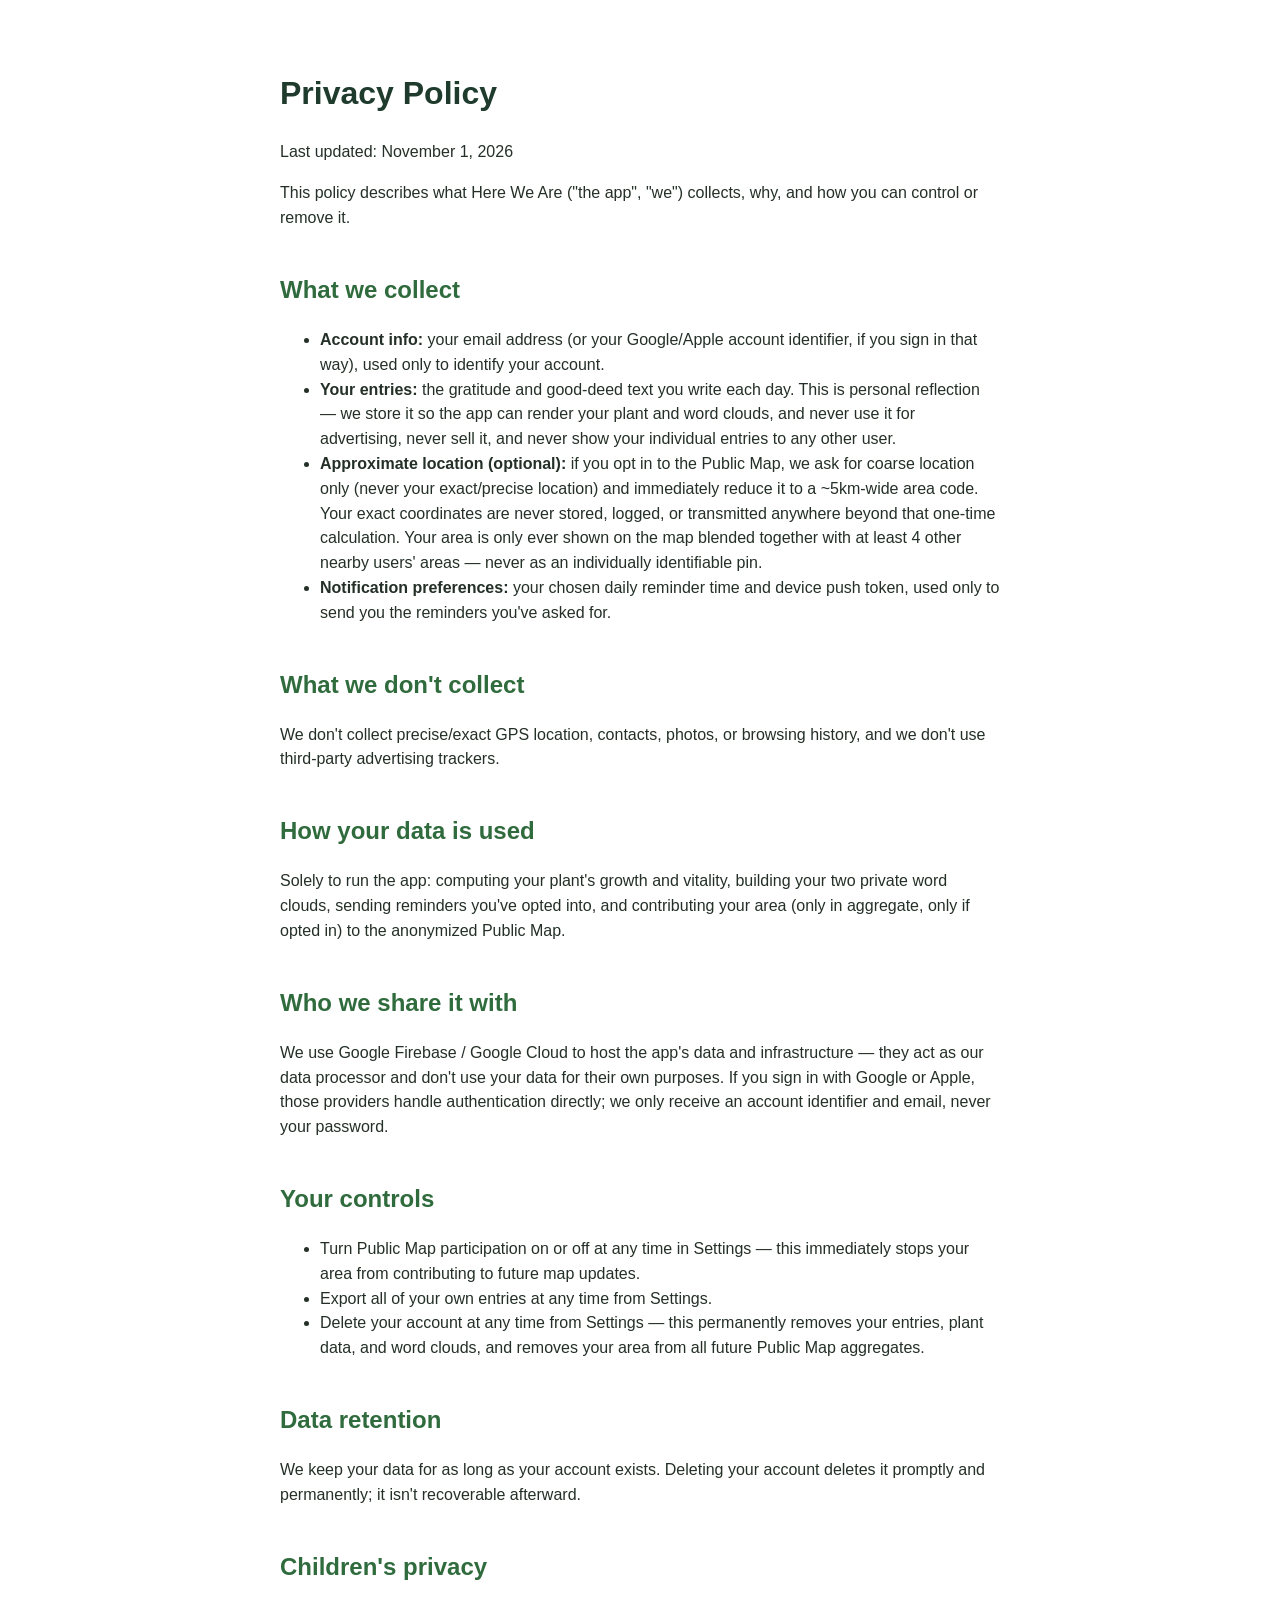
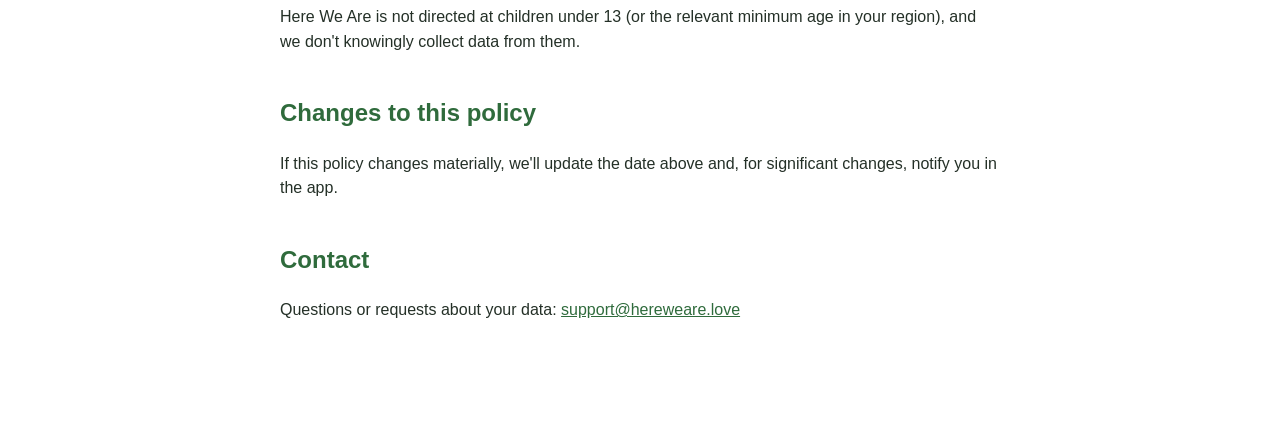
<file: growapp_privacy_policy.html>
<!doctype html>
<html lang="en">
<head>
<meta charset="utf-8" />
<meta name="viewport" content="width=device-width, initial-scale=1" />
<title>Privacy Policy — Here We Are</title>
<style>
  body { font-family: -apple-system, BlinkMacSystemFont, "Segoe UI", Roboto, sans-serif; max-width: 720px; margin: 0 auto; padding: 48px 24px 96px; color: #243027; line-height: 1.55; }
  h1 { color: #1F3B2D; }
  h2 { color: #2F6B3C; margin-top: 40px; }
  a { color: #2F6B3C; }
</style>
</head>
<body>
  <h1>Privacy Policy</h1>
  <p>Last updated: November 1, 2026</p>
  <p>This policy describes what Here We Are ("the app", "we") collects, why, and how you can control or remove it.</p>

  <h2>What we collect</h2>
  <ul>
    <li><strong>Account info:</strong> your email address (or your Google/Apple account identifier, if you sign in that way), used only to identify your account.</li>
    <li><strong>Your entries:</strong> the gratitude and good-deed text you write each day. This is personal reflection — we store it so the app can render your plant and word clouds, and never use it for advertising, never sell it, and never show your individual entries to any other user.</li>
    <li><strong>Approximate location (optional):</strong> if you opt in to the Public Map, we ask for coarse location only (never your exact/precise location) and immediately reduce it to a ~5km-wide area code. Your exact coordinates are never stored, logged, or transmitted anywhere beyond that one-time calculation. Your area is only ever shown on the map blended together with at least 4 other nearby users' areas — never as an individually identifiable pin.</li>
    <li><strong>Notification preferences:</strong> your chosen daily reminder time and device push token, used only to send you the reminders you've asked for.</li>
  </ul>

  <h2>What we don't collect</h2>
  <p>We don't collect precise/exact GPS location, contacts, photos, or browsing history, and we don't use third-party advertising trackers.</p>

  <h2>How your data is used</h2>
  <p>Solely to run the app: computing your plant's growth and vitality, building your two private word clouds, sending reminders you've opted into, and contributing your area (only in aggregate, only if opted in) to the anonymized Public Map.</p>

  <h2>Who we share it with</h2>
  <p>We use Google Firebase / Google Cloud to host the app's data and infrastructure — they act as our data processor and don't use your data for their own purposes. If you sign in with Google or Apple, those providers handle authentication directly; we only receive an account identifier and email, never your password.</p>

  <h2>Your controls</h2>
  <ul>
    <li>Turn Public Map participation on or off at any time in Settings — this immediately stops your area from contributing to future map updates.</li>
    <li>Export all of your own entries at any time from Settings.</li>
    <li>Delete your account at any time from Settings — this permanently removes your entries, plant data, and word clouds, and removes your area from all future Public Map aggregates.</li>
  </ul>

  <h2>Data retention</h2>
  <p>We keep your data for as long as your account exists. Deleting your account deletes it promptly and permanently; it isn't recoverable afterward.</p>

  <h2>Children's privacy</h2>
  <p>Here We Are is not directed at children under 13 (or the relevant minimum age in your region), and we don't knowingly collect data from them.</p>

  <h2>Changes to this policy</h2>
  <p>If this policy changes materially, we'll update the date above and, for significant changes, notify you in the app.</p>

  <h2>Contact</h2>
  <p>Questions or requests about your data: <a href="mailto:support@hereweare.love">support@hereweare.love</a></p>
</body>
</html>
</file>
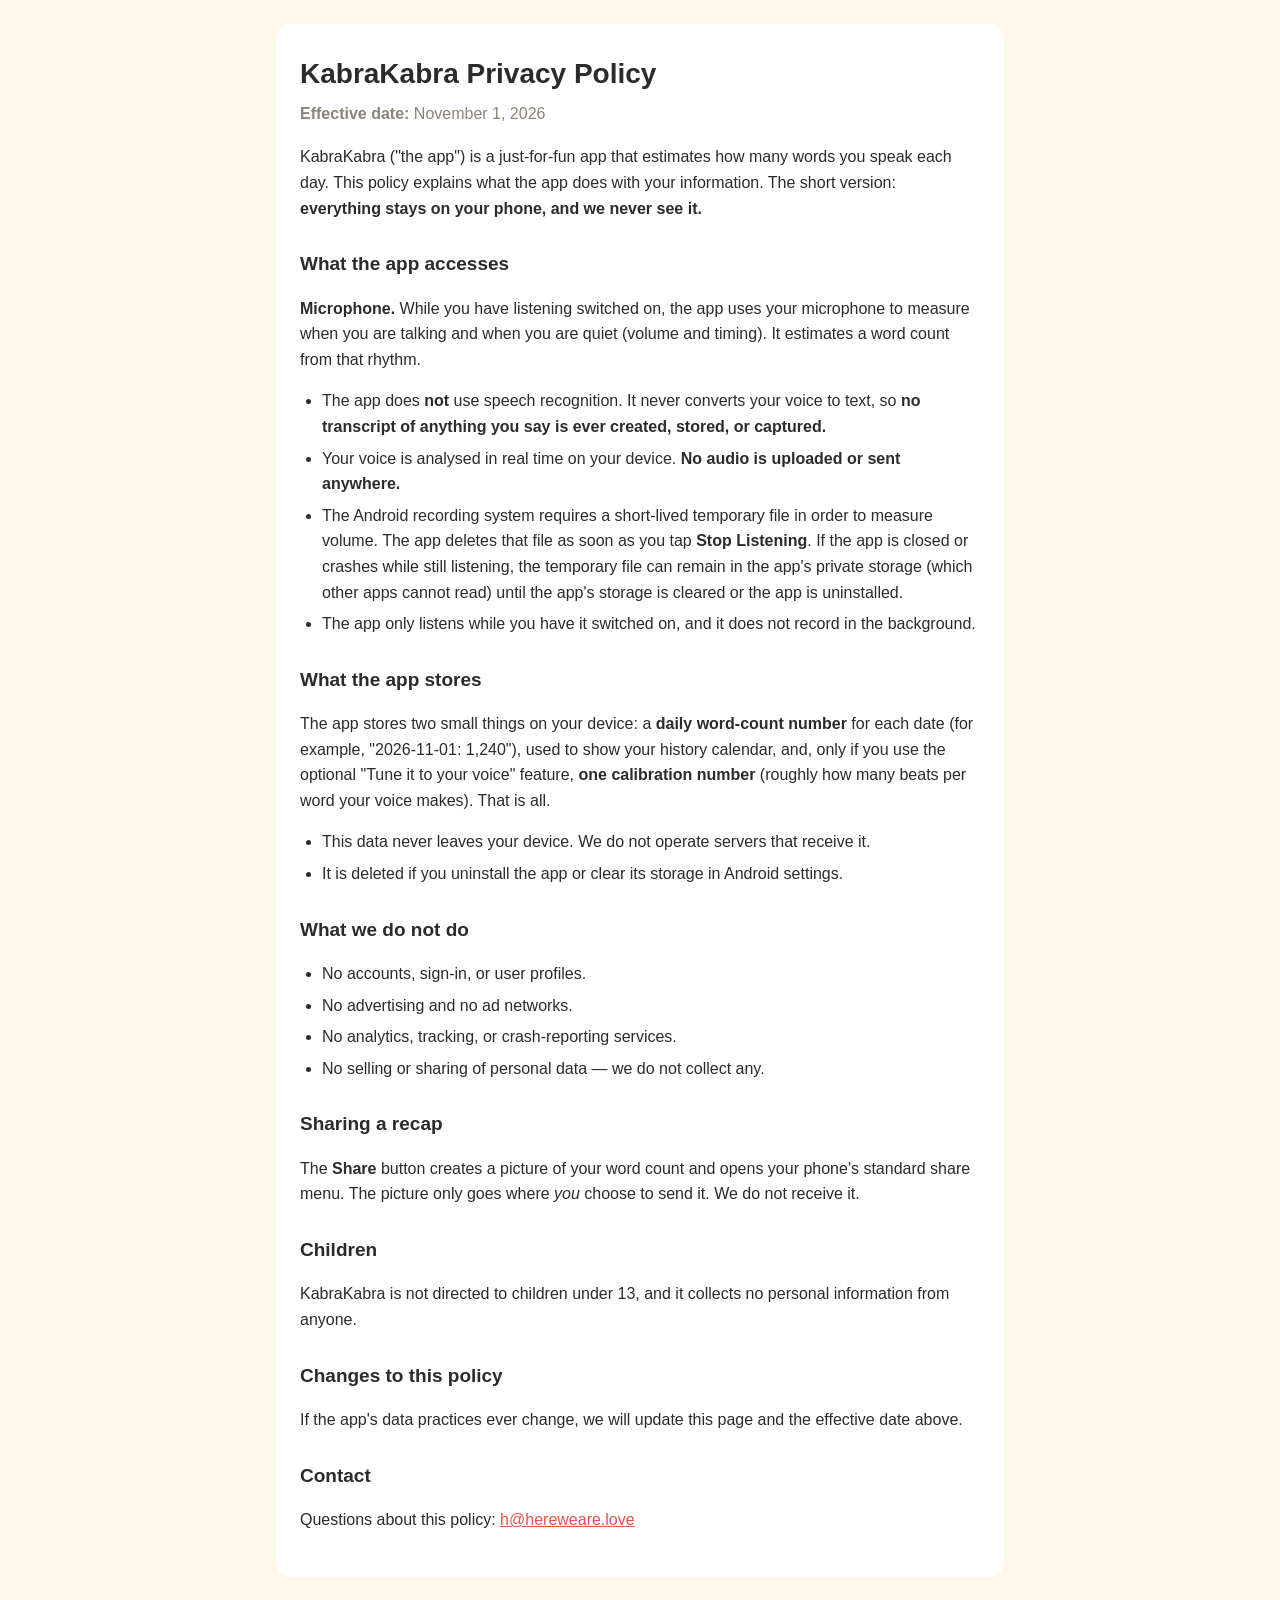
<file: kabrakabra-privacy-policy.html>
<!doctype html>
<html lang="en">
<head>
<meta charset="utf-8">
<meta name="viewport" content="width=device-width, initial-scale=1">
<title>KabraKabra Privacy Policy</title>
<style>
  body { font: 16px/1.6 -apple-system, BlinkMacSystemFont, "Segoe UI", Roboto, Helvetica, Arial, sans-serif;
         color: #2B2B2B; background: #FFF7EC; margin: 0; padding: 24px 16px 64px; }
  main { max-width: 680px; margin: 0 auto; background: #fff; border-radius: 16px; padding: 28px 24px; }
  h1 { font-size: 28px; margin: 0 0 4px; }
  h2 { font-size: 19px; margin: 28px 0 6px; }
  .meta { color: #8A8579; margin: 0 0 18px; }
  ul { padding-left: 22px; }
  li { margin: 6px 0; }
  a { color: #E05545; }
</style>
</head>
<body>
<main>
  <h1>KabraKabra Privacy Policy</h1>
  <p class="meta"><strong>Effective date:</strong> November 1, 2026</p>

  <p>KabraKabra ("the app") is a just-for-fun app that estimates how many words you speak each day. This policy explains what the app does with your information. The short version: <strong>everything stays on your phone, and we never see it.</strong></p>

  <h2>What the app accesses</h2>
  <p><strong>Microphone.</strong> While you have listening switched on, the app uses your microphone to measure when you are talking and when you are quiet (volume and timing). It estimates a word count from that rhythm.</p>
  <ul>
    <li>The app does <strong>not</strong> use speech recognition. It never converts your voice to text, so <strong>no transcript of anything you say is ever created, stored, or captured.</strong></li>
    <li>Your voice is analysed in real time on your device. <strong>No audio is uploaded or sent anywhere.</strong></li>
    <li>The Android recording system requires a short-lived temporary file in order to measure volume. The app deletes that file as soon as you tap <strong>Stop Listening</strong>. If the app is closed or crashes while still listening, the temporary file can remain in the app's private storage (which other apps cannot read) until the app's storage is cleared or the app is uninstalled.</li>
    <li>The app only listens while you have it switched on, and it does not record in the background.</li>
  </ul>

  <h2>What the app stores</h2>
  <p>The app stores two small things on your device: a <strong>daily word-count number</strong> for each date (for example, "2026-11-01: 1,240"), used to show your history calendar, and, only if you use the optional "Tune it to your voice" feature, <strong>one calibration number</strong> (roughly how many beats per word your voice makes). That is all.</p>
  <ul>
    <li>This data never leaves your device. We do not operate servers that receive it.</li>
    <li>It is deleted if you uninstall the app or clear its storage in Android settings.</li>
  </ul>

  <h2>What we do not do</h2>
  <ul>
    <li>No accounts, sign-in, or user profiles.</li>
    <li>No advertising and no ad networks.</li>
    <li>No analytics, tracking, or crash-reporting services.</li>
    <li>No selling or sharing of personal data &mdash; we do not collect any.</li>
  </ul>

  <h2>Sharing a recap</h2>
  <p>The <strong>Share</strong> button creates a picture of your word count and opens your phone's standard share menu. The picture only goes where <em>you</em> choose to send it. We do not receive it.</p>

  <h2>Children</h2>
  <p>KabraKabra is not directed to children under 13, and it collects no personal information from anyone.</p>

  <h2>Changes to this policy</h2>
  <p>If the app's data practices ever change, we will update this page and the effective date above.</p>

  <h2>Contact</h2>
  <p>Questions about this policy: <a href="mailto:h@hereweare.love">h@hereweare.love</a></p>
</main>
</body>
</html>
</file>
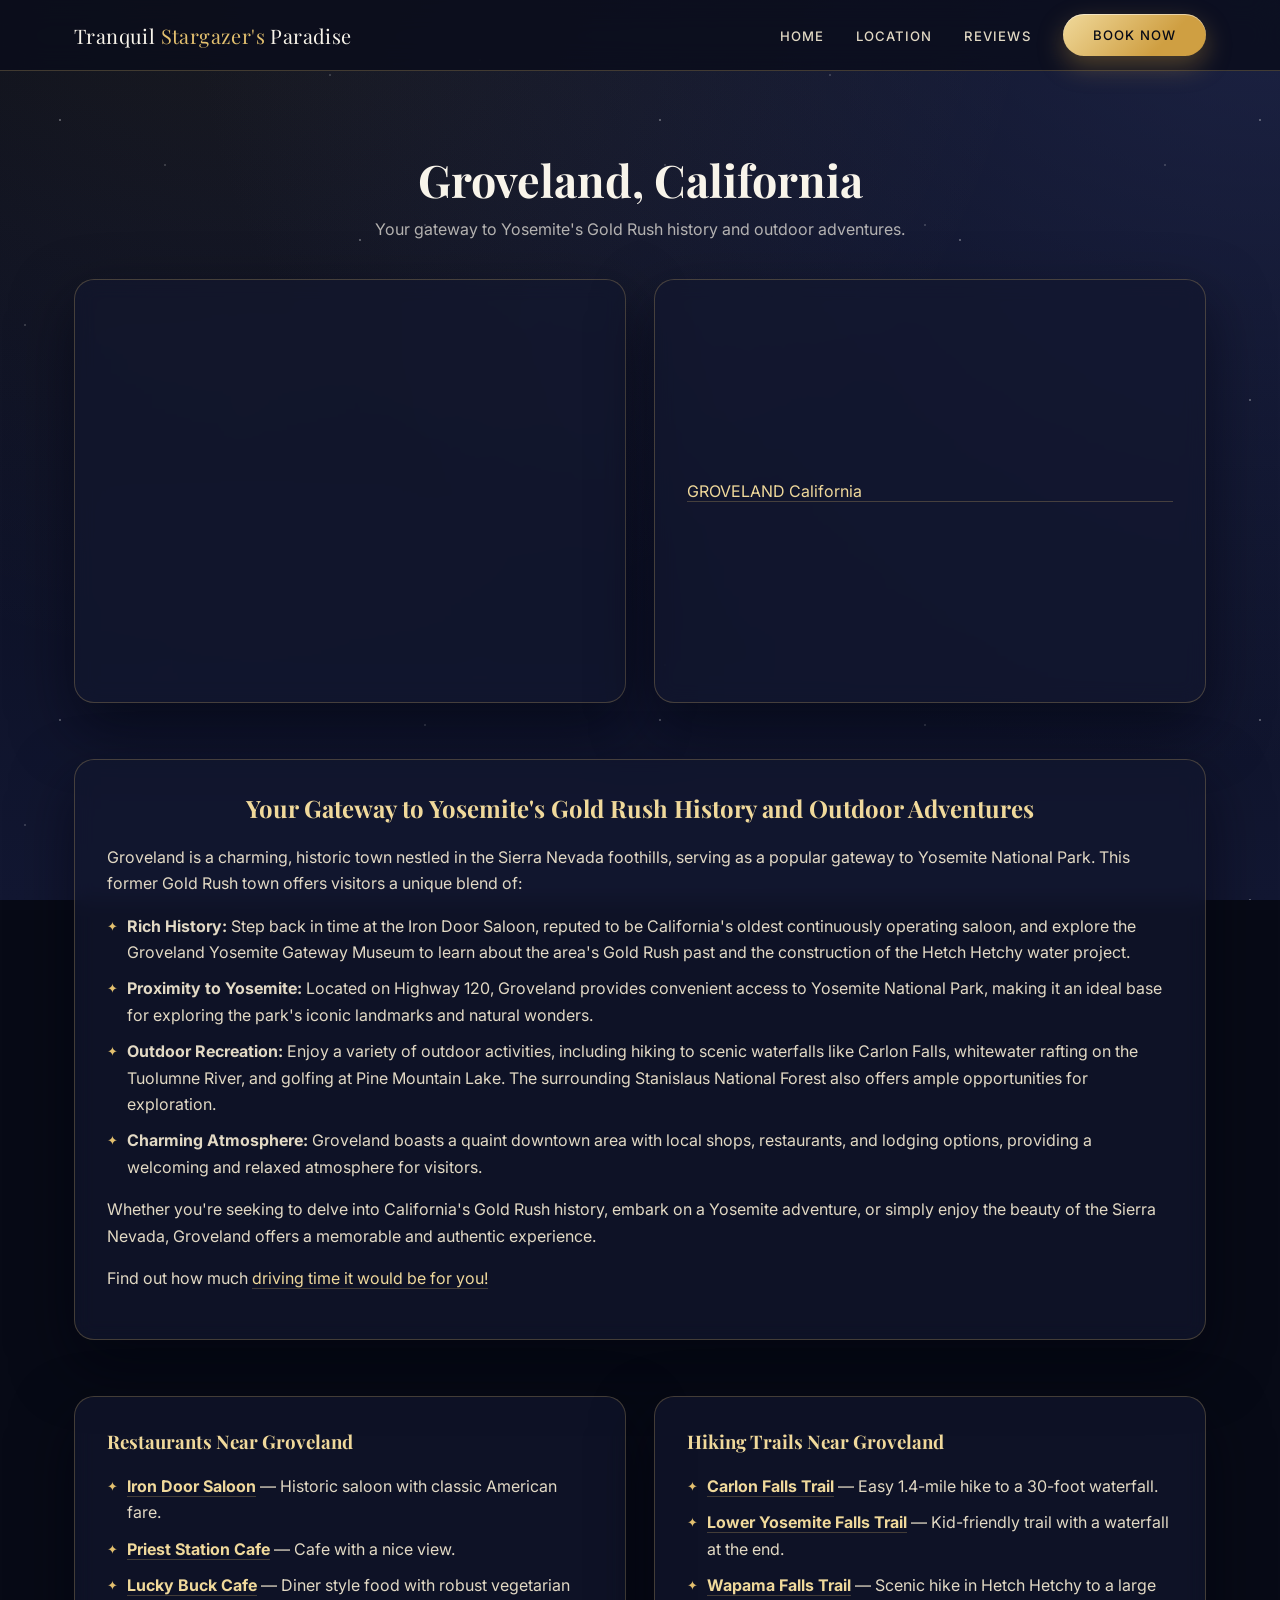
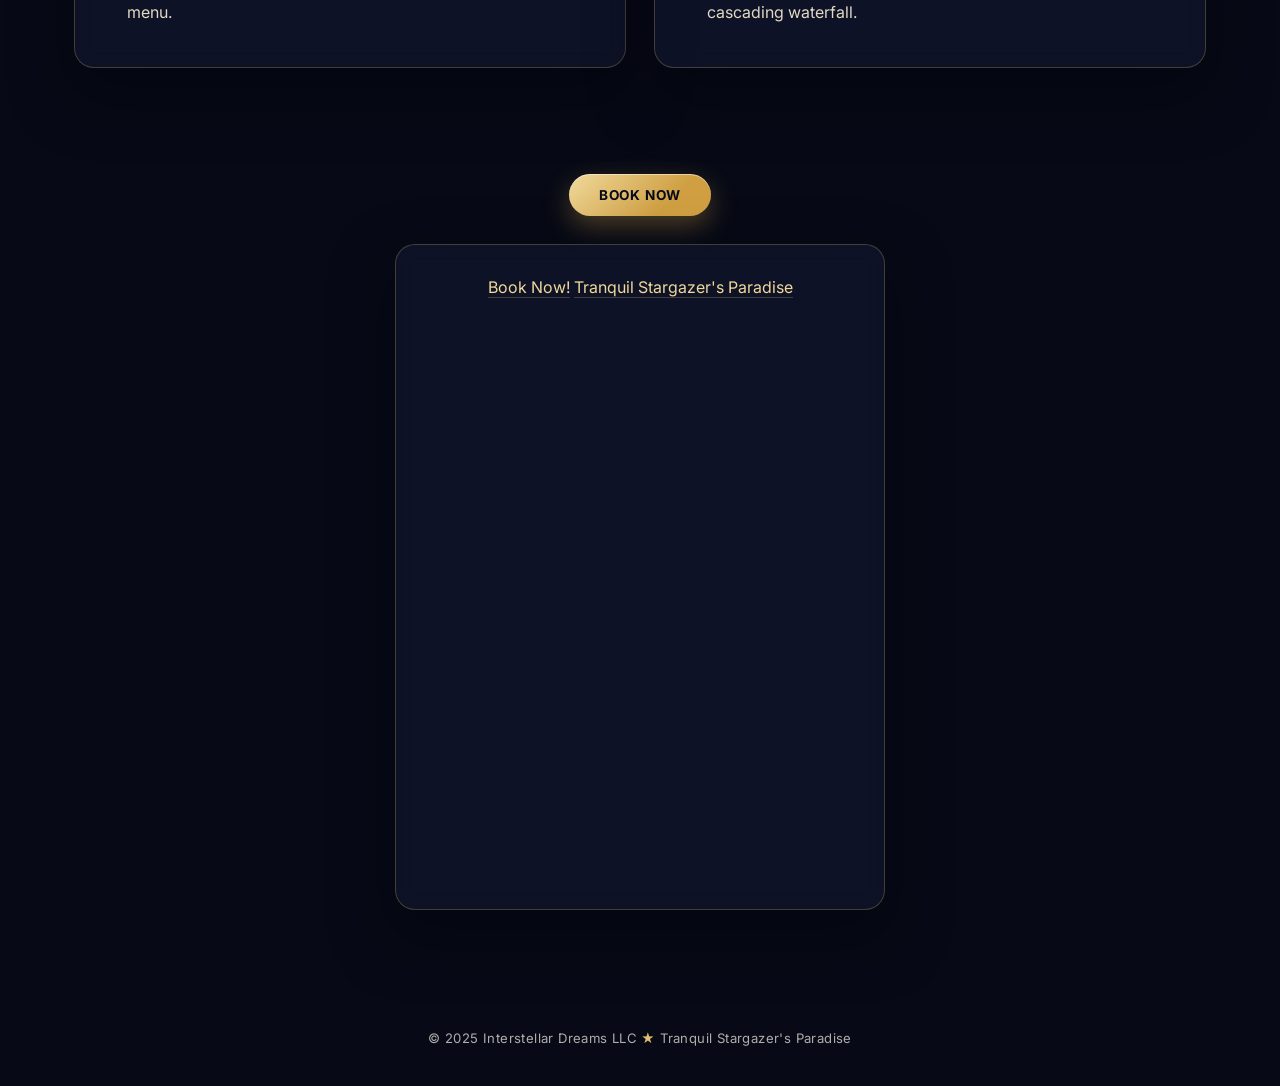
<file: location.html>
<!DOCTYPE html>
<html lang="en">
<head>
    <meta charset="UTF-8">
    <meta name="viewport" content="width=device-width, initial-scale=1.0">
    <title>Location — Tranquil Stargazer's Paradise</title>
    <meta name="description" content="Groveland, CA: gateway to Yosemite's Gold Rush history and outdoor adventures.">
    <link rel="canonical" href="https://www.hereweare.love/location.html">
    <meta name="theme-color" content="#070a16">

    <meta property="og:type" content="website">
    <meta property="og:site_name" content="Tranquil Stargazer's Paradise">
    <meta property="og:url" content="https://www.hereweare.love/location.html">
    <meta property="og:title" content="Location — Tranquil Stargazer's Paradise">
    <meta property="og:description" content="Groveland, CA: gateway to Yosemite's Gold Rush history and outdoor adventures.">
    <meta property="og:image" content="https://www.hereweare.love/pictures/yosemite1.jpg">
    <meta property="og:image:width" content="1200">
    <meta property="og:image:alt" content="Snow-capped Yosemite peaks seen from the valley near the cabin">

    <meta name="twitter:card" content="summary_large_image">
    <meta name="twitter:title" content="Location — Tranquil Stargazer's Paradise">
    <meta name="twitter:description" content="Groveland, CA: gateway to Yosemite's Gold Rush history and outdoor adventures.">
    <meta name="twitter:image" content="https://www.hereweare.love/pictures/yosemite1.jpg">

    <link rel="stylesheet" href="style.css">
    <link rel="preconnect" href="https://fonts.googleapis.com">
    <link rel="preconnect" href="https://fonts.gstatic.com" crossorigin>
    <link href="https://fonts.googleapis.com/css2?family=Playfair+Display:wght@500;600;700&family=Inter:wght@400;500;600&display=swap" rel="stylesheet">
</head>
<body>
<div class="sky"></div>

<nav class="nav">
    <div class="nav__inner">
        <a class="nav__brand" href="index.html">Tranquil <em>Stargazer's</em> Paradise</a>
        <button class="nav__toggle" aria-label="Toggle menu"><span></span><span></span><span></span></button>
        <ul class="nav__links">
            <li><a href="index.html">Home</a></li>
            <li><a href="location.html">Location</a></li>
            <li><a href="reviews.html">Reviews</a></li>
            <li><a href="https://www.airbnb.com/rooms/1277523719785230170?check_in=2024-06-01&guests=1&adults=1&check_out=2024-06-08" target="_blank" class="btn">Book Now</a></li>
        </ul>
    </div>
</nav>

<main>
    <header class="page-header">
        <h1>Groveland, California</h1>
        <p>Your gateway to Yosemite's Gold Rush history and outdoor adventures.</p>
    </header>

    <section class="section grid grid--2">
        <div class="card card--map">
            <iframe src="https://www.google.com/maps/embed?pb=!1m18!1m12!1m3!1d101182.73515578932!2d-120.4122725223333!3d37.84139907942038!2m3!1f0!2f0!3f0!3m2!1i1024!2i768!4f13.1!3m3!1m2!1s0x8090955b7c8dd655%3A0x1d15a119821b57d9!2sGroveland%2C%20CA%2095321!5e0!3m2!1sen!2sus!4v1706751717955!5m2!1sen!2sus"
                    allowfullscreen
                    loading="lazy"></iframe>
        </div>
        <div class="card card--weather">
            <a class="weatherwidget-io" href="https://forecast7.com/en/37d84n120d23/groveland/?unit=us" target="_blank" data-label_1="GROVELAND" data-label_2="California" data-theme="original">GROVELAND California</a>
            <script>
                !function(d,s,id){var js,fjs=d.getElementsByTagName(s)[0];if(!d.getElementById(id)){js=d.createElement(s);js.id=id;js.src='https://weatherwidget.io/js/widget.min.js';fjs.parentNode.insertBefore(js,fjs);}}(document,'script','weatherwidget-io-js');
            </script>
        </div>
    </section>

    <section class="section">
        <div class="card">
            <h2 style="text-align:center;">Your Gateway to Yosemite's Gold Rush History and Outdoor Adventures</h2>
            <p>Groveland is a charming, historic town nestled in the Sierra Nevada foothills, serving as a popular gateway to Yosemite National Park. This former Gold Rush town offers visitors a unique blend of:</p>
            <ul>
                <li><strong>Rich History:</strong> Step back in time at the Iron Door Saloon, reputed to be California's oldest continuously operating saloon, and explore the Groveland Yosemite Gateway Museum to learn about the area's Gold Rush past and the construction of the Hetch Hetchy water project.</li>
                <li><strong>Proximity to Yosemite:</strong> Located on Highway 120, Groveland provides convenient access to Yosemite National Park, making it an ideal base for exploring the park's iconic landmarks and natural wonders.</li>
                <li><strong>Outdoor Recreation:</strong> Enjoy a variety of outdoor activities, including hiking to scenic waterfalls like Carlon Falls, whitewater rafting on the Tuolumne River, and golfing at Pine Mountain Lake. The surrounding Stanislaus National Forest also offers ample opportunities for exploration.</li>
                <li><strong>Charming Atmosphere:</strong> Groveland boasts a quaint downtown area with local shops, restaurants, and lodging options, providing a welcoming and relaxed atmosphere for visitors.</li>
            </ul>
            <p>Whether you're seeking to delve into California's Gold Rush history, embark on a Yosemite adventure, or simply enjoy the beauty of the Sierra Nevada, Groveland offers a memorable and authentic experience.</p>
            <p>Find out how much <a href="https://www.google.com/maps/dir//Groveland,%20California" target="_blank">driving time it would be for you!</a></p>
        </div>
    </section>

    <section class="section grid grid--2">
        <div class="card">
            <h3>Restaurants Near Groveland</h3>
            <ul>
                <li><strong><a href="https://www.irondoorsaloon.com/" target="_blank">Iron Door Saloon</a></strong> — Historic saloon with classic American fare.</li>
                <li><strong><a href="https://prieststation.com/" target="_blank">Priest Station Cafe</a></strong> — Cafe with a nice view.</li>
                <li><strong><a href="https://www.luckybuckcafe.com/" target="_blank">Lucky Buck Cafe</a></strong> — Diner style food with robust vegetarian menu.</li>
            </ul>
        </div>
        <div class="card">
            <h3>Hiking Trails Near Groveland</h3>
            <ul>
                <li><strong><a href="https://www.alltrails.com/trail/3823732/carlon-falls-trail" target="_blank">Carlon Falls Trail</a></strong> — Easy 1.4-mile hike to a 30-foot waterfall.</li>
                <li><strong><a href="https://www.alltrails.com/trail/us/california/lower-yosemite-falls-trail" target="_blank">Lower Yosemite Falls Trail</a></strong> — Kid-friendly trail with a waterfall at the end.</li>
                <li><strong><a href="https://www.yosemite.com/things-to-do/hetch-hetchy-hiking/" target="_blank">Wapama Falls Trail</a></strong> — Scenic hike in Hetch Hetchy to a large cascading waterfall.</li>
            </ul>
        </div>
    </section>

    <section class="booking">
        <a href="https://www.airbnb.com/rooms/1277523719785230170" target="_blank" class="btn">Book Now</a>
        <script async src="https://www.airbnb.com/embeddable/airbnb_jssdk"></script>
        <div class="card card--embed">
            <div class="airbnb-embed-frame" data-id="1277523719785230170" data-view="home" style="width:450px;height:600px;">
                <a href="https://www.airbnb.com/rooms/1277523719785230170?source=embed_widget">Book Now!</a>
                <a href="https://www.airbnb.com/rooms/1277523719785230170?guests=1&amp;adults=1&amp;s=66&amp;source=embed_widget" rel="nofollow">Tranquil Stargazer's Paradise</a>
            </div>
        </div>
    </section>
</main>

<footer class="site-footer">
    &copy; 2025 Interstellar Dreams LLC <span>&#9733;</span> Tranquil Stargazer's Paradise
</footer>

<script src="site.js"></script>
</body>
</html>
</file>
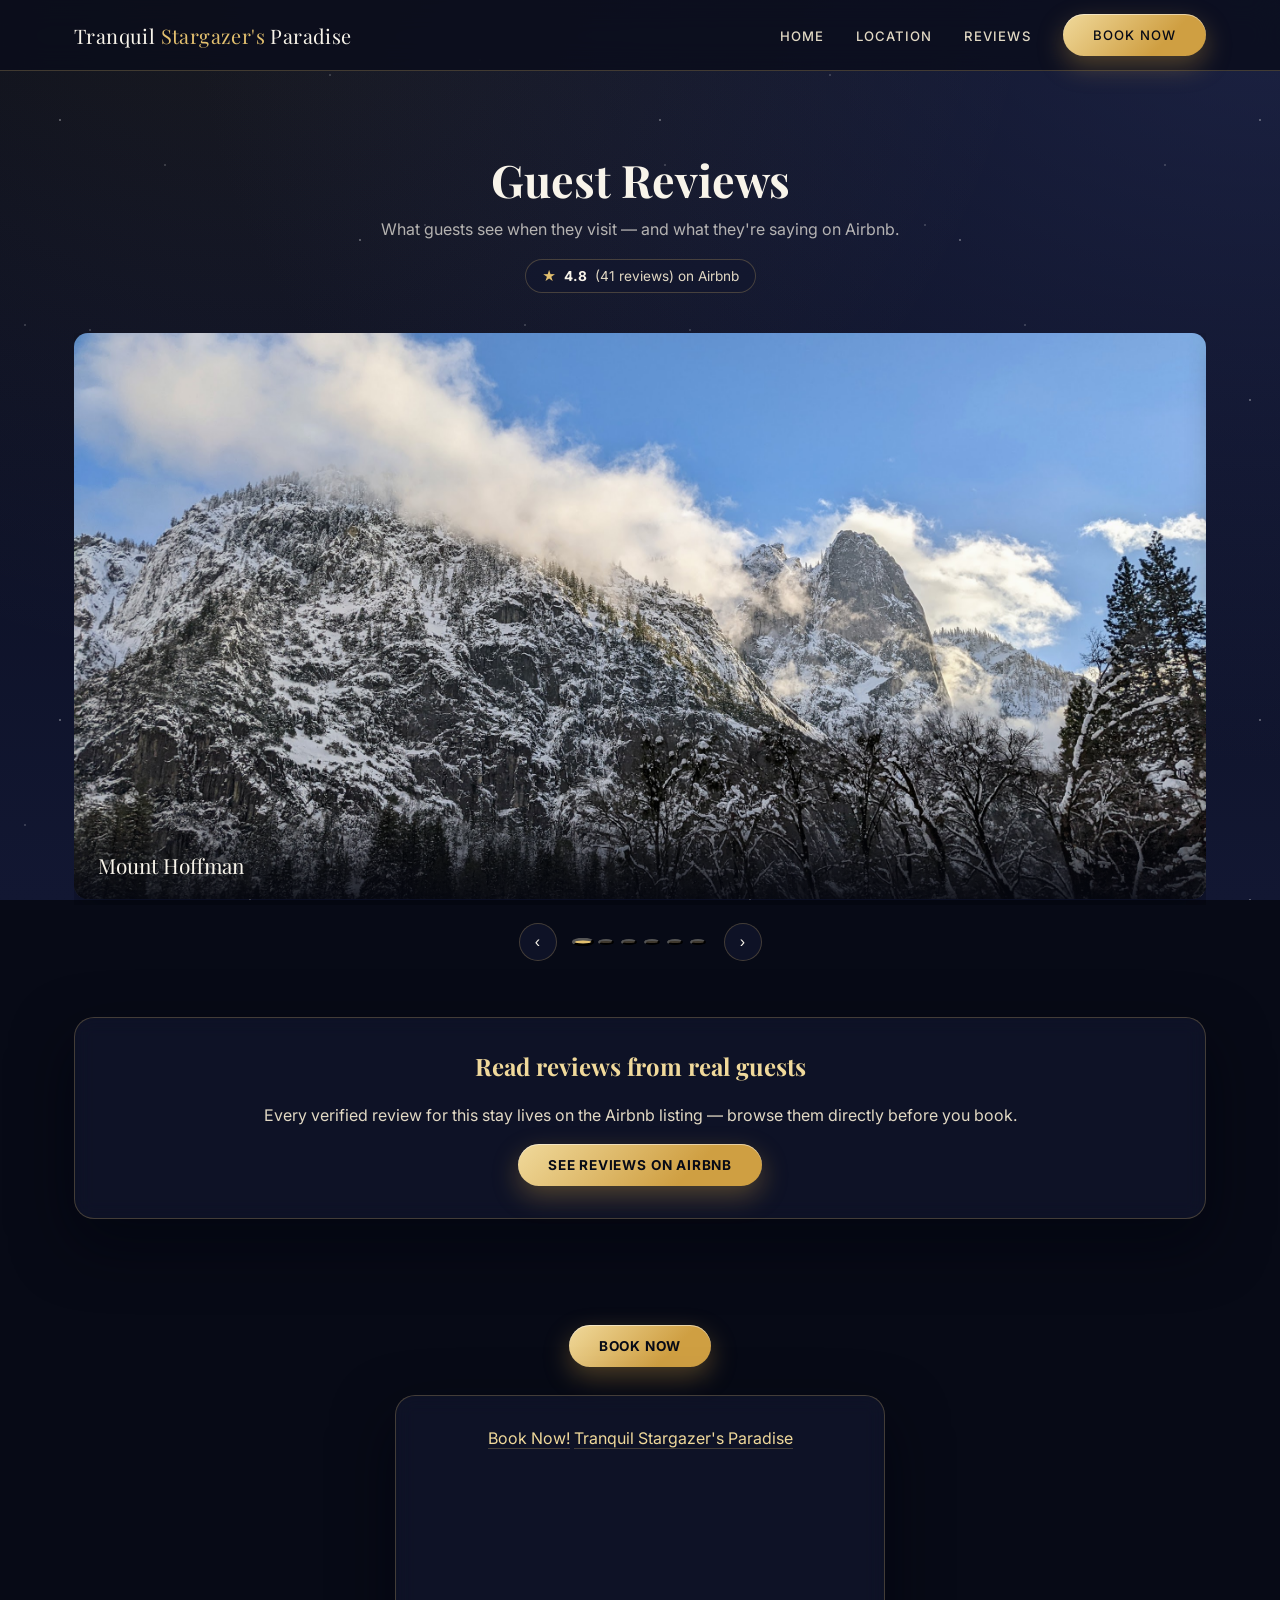
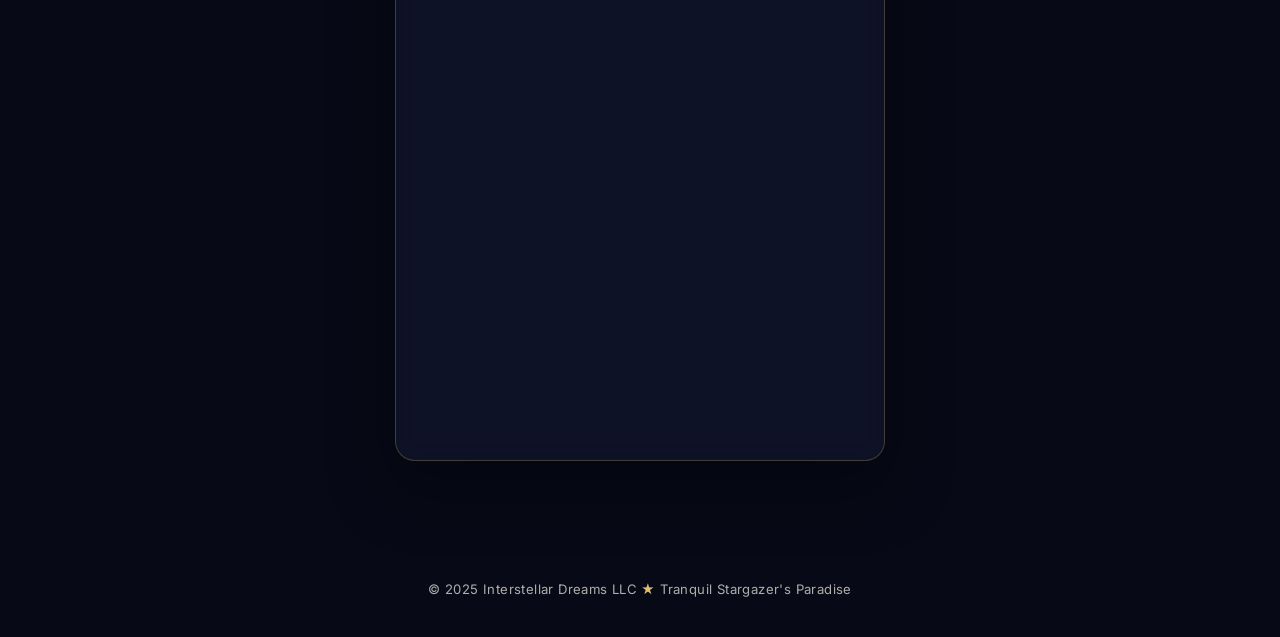
<file: reviews.html>
<!DOCTYPE html>
<html lang="en">
<head>
    <meta charset="UTF-8">
    <meta name="viewport" content="width=device-width, initial-scale=1.0">
    <title>Reviews — Tranquil Stargazer's Paradise</title>
    <meta name="description" content="Guest reviews and photos from Tranquil Stargazer's Paradise near Yosemite.">
    <link rel="canonical" href="https://www.hereweare.love/reviews.html">
    <meta name="theme-color" content="#070a16">

    <meta property="og:type" content="website">
    <meta property="og:site_name" content="Tranquil Stargazer's Paradise">
    <meta property="og:url" content="https://www.hereweare.love/reviews.html">
    <meta property="og:title" content="Reviews — Tranquil Stargazer's Paradise">
    <meta property="og:description" content="Guest reviews and photos from Tranquil Stargazer's Paradise near Yosemite.">
    <meta property="og:image" content="https://www.hereweare.love/pictures/yosemite1.jpg">
    <meta property="og:image:width" content="1200">
    <meta property="og:image:alt" content="Snow-capped Yosemite peaks seen from the valley near the cabin">

    <meta name="twitter:card" content="summary_large_image">
    <meta name="twitter:title" content="Reviews — Tranquil Stargazer's Paradise">
    <meta name="twitter:description" content="Guest reviews and photos from Tranquil Stargazer's Paradise near Yosemite.">
    <meta name="twitter:image" content="https://www.hereweare.love/pictures/yosemite1.jpg">

    <link rel="stylesheet" href="style.css">
    <link rel="preconnect" href="https://fonts.googleapis.com">
    <link rel="preconnect" href="https://fonts.gstatic.com" crossorigin>
    <link href="https://fonts.googleapis.com/css2?family=Playfair+Display:wght@500;600;700&family=Inter:wght@400;500;600&display=swap" rel="stylesheet">
</head>
<body>
<div class="sky"></div>

<nav class="nav">
    <div class="nav__inner">
        <a class="nav__brand" href="index.html">Tranquil <em>Stargazer's</em> Paradise</a>
        <button class="nav__toggle" aria-label="Toggle menu"><span></span><span></span><span></span></button>
        <ul class="nav__links">
            <li><a href="index.html">Home</a></li>
            <li><a href="location.html">Location</a></li>
            <li><a href="reviews.html">Reviews</a></li>
            <li><a href="https://www.airbnb.com/rooms/1277523719785230170?check_in=2024-06-01&guests=1&adults=1&check_out=2024-06-08" target="_blank" class="btn">Book Now</a></li>
        </ul>
    </div>
</nav>

<main>
    <header class="page-header">
        <h1>Guest Reviews</h1>
        <p>What guests see when they visit — and what they're saying on Airbnb.</p>
        <div style="margin-top: 20px;">
            <a href="https://www.airbnb.com/rooms/1277523719785230170" target="_blank" class="rating-badge">
                <span class="rating-badge__star">&#9733;</span>
                <strong>4.8</strong> (41 reviews) on Airbnb
            </a>
        </div>
    </header>

    <section class="section">
        <div class="gallery gallery--wide">
            <div class="gallery__track">
                <div class="gallery__item">
                    <img src="pictures/yosemite1.jpg" alt="Mount Hoffman" loading="lazy">
                    <div class="gallery__caption">Mount Hoffman</div>
                </div>
                <div class="gallery__item">
                    <img src="pictures/yosemite2.jpg" alt="Yosemite Falls" loading="lazy">
                    <div class="gallery__caption">Yosemite Falls</div>
                </div>
                <div class="gallery__item">
                    <img src="pictures/yosemite3.jpg" alt="Horsetail Fall" loading="lazy">
                    <div class="gallery__caption">Horsetail Fall</div>
                </div>
                <div class="gallery__item">
                    <img src="pictures/yosemite4.jpg" alt="Bridalveil Falls" loading="lazy">
                    <div class="gallery__caption">Bridalveil Falls</div>
                </div>
                <div class="gallery__item">
                    <img src="pictures/yosemite5.jpg" alt="Glacier Point" loading="lazy">
                    <div class="gallery__caption">Glacier Point</div>
                </div>
                <div class="gallery__item">
                    <img src="pictures/yosemite6.jpg" alt="Tenaya Lake" loading="lazy">
                    <div class="gallery__caption">Tenaya Lake</div>
                </div>
            </div>
            <div class="gallery__nav">
                <button class="gallery__arrow gallery__arrow--prev" aria-label="Previous photo">&#8249;</button>
                <div class="gallery__dots"></div>
                <button class="gallery__arrow gallery__arrow--next" aria-label="Next photo">&#8250;</button>
            </div>
        </div>
    </section>

    <!--
        No guest quotes are stored in this repo yet. Rather than invent
        testimonials, this page links straight to the live Airbnb reviews.
        To feature real quotes here, add cards like this one per review:

        <div class="card">
            <p>"Quoted review text from an actual guest."</p>
            <p style="color: var(--gold-400); font-weight: 600;">— Guest name, Month Year</p>
        </div>
    -->
    <section class="section">
        <div class="card" style="text-align:center;">
            <h2>Read reviews from real guests</h2>
            <p>Every verified review for this stay lives on the Airbnb listing — browse them directly before you book.</p>
            <a href="https://www.airbnb.com/rooms/1277523719785230170" target="_blank" class="btn">See reviews on Airbnb</a>
        </div>
    </section>

    <section class="booking">
        <a href="https://www.airbnb.com/rooms/1277523719785230170" target="_blank" class="btn">Book Now</a>
        <script async src="https://www.airbnb.com/embeddable/airbnb_jssdk"></script>
        <div class="card card--embed">
            <div class="airbnb-embed-frame" data-id="1277523719785230170" data-view="home" style="width:450px;height:600px;">
                <a href="https://www.airbnb.com/rooms/1277523719785230170?source=embed_widget">Book Now!</a>
                <a href="https://www.airbnb.com/rooms/1277523719785230170?guests=1&amp;adults=1&amp;s=66&amp;source=embed_widget" rel="nofollow">Tranquil Stargazer's Paradise</a>
            </div>
        </div>
    </section>
</main>

<footer class="site-footer">
    &copy; 2025 Interstellar Dreams LLC <span>&#9733;</span> Tranquil Stargazer's Paradise
</footer>

<script src="site.js"></script>
</body>
</html>
</file>
<file: style.css>
/* ==========================================================================
   Tranquil Stargazer's Paradise — shared theme
   ========================================================================== */

:root {
    --navy-950: #070a16;
    --navy-900: #0c1024;
    --navy-800: #121732;
    --navy-700: #1b2142;
    --indigo-600: #2c3566;
    --gold-300: #f0d99b;
    --gold-400: #e3c06f;
    --gold-500: #cf9f42;
    --cream-100: #f8f4ea;
    --cream-300: #e2d9c4;
    --cream-600: rgba(248, 244, 234, 0.7);
    --surface: rgba(18, 23, 46, 0.68);
    --surface-strong: rgba(10, 13, 28, 0.82);
    --border-soft: rgba(227, 192, 111, 0.25);
    --shadow-deep: 0 24px 60px rgba(2, 4, 12, 0.55);
    --radius-lg: 20px;
    --radius-md: 14px;
    --font-display: 'Playfair Display', 'Georgia', serif;
    --font-body: 'Inter', -apple-system, BlinkMacSystemFont, 'Segoe UI', sans-serif;
}

* {
    box-sizing: border-box;
}

html {
    scroll-behavior: smooth;
}

body {
    margin: 0;
    min-height: 100vh;
    font-family: var(--font-body);
    color: var(--cream-100);
    background: var(--navy-950);
    position: relative;
    overflow-x: hidden;
}

/* -------------------------------------------------------------------------
   Night-sky backdrop — procedural, so it is crisp at any resolution
   ------------------------------------------------------------------------- */
.sky {
    position: fixed;
    inset: 0;
    z-index: -2;
    background:
        radial-gradient(ellipse at 20% -10%, rgba(240, 217, 155, 0.08), transparent 55%),
        radial-gradient(ellipse at 100% 0%, rgba(44, 53, 102, 0.55), transparent 60%),
        linear-gradient(180deg, var(--navy-950) 0%, var(--navy-900) 45%, var(--navy-800) 100%);
}

.sky::before,
.sky::after {
    content: "";
    position: absolute;
    inset: 0;
    background-repeat: repeat;
    opacity: 0.55;
}

.sky::before {
    background-image:
        radial-gradient(1.5px 1.5px at 10% 20%, #fff, transparent),
        radial-gradient(1px 1px at 80% 10%, #fff, transparent),
        radial-gradient(1px 1px at 40% 70%, #fff, transparent),
        radial-gradient(1.5px 1.5px at 60% 40%, #fff, transparent),
        radial-gradient(1px 1px at 90% 85%, #fff, transparent),
        radial-gradient(1px 1px at 25% 90%, #fff, transparent),
        radial-gradient(1.5px 1.5px at 70% 60%, #fff, transparent),
        radial-gradient(1px 1px at 15% 55%, #fff, transparent);
    background-size: 600px 600px;
    animation: twinkle 7s ease-in-out infinite;
}

.sky::after {
    background-image:
        radial-gradient(1px 1px at 33% 33%, #fff, transparent),
        radial-gradient(1px 1px at 66% 15%, #fff, transparent),
        radial-gradient(1.5px 1.5px at 50% 80%, #fff, transparent),
        radial-gradient(1px 1px at 5% 65%, #fff, transparent),
        radial-gradient(1px 1px at 85% 45%, #fff, transparent);
    background-size: 500px 500px;
    animation: twinkle 9s ease-in-out infinite reverse;
}

@keyframes twinkle {
    0%, 100% { opacity: 0.25; }
    50% { opacity: 0.7; }
}

@media (prefers-reduced-motion: reduce) {
    .sky::before, .sky::after { animation: none; }
}

/* -------------------------------------------------------------------------
   Navigation
   ------------------------------------------------------------------------- */
.nav {
    position: fixed;
    top: 0;
    left: 0;
    width: 100%;
    z-index: 100;
    background: var(--surface-strong);
    backdrop-filter: blur(14px);
    -webkit-backdrop-filter: blur(14px);
    border-bottom: 1px solid var(--border-soft);
}

.nav__inner {
    max-width: 1180px;
    margin: 0 auto;
    display: flex;
    align-items: center;
    justify-content: space-between;
    padding: 14px 24px;
}

.nav__brand {
    font-family: var(--font-display);
    font-size: 1.25rem;
    letter-spacing: 0.02em;
    color: var(--cream-100);
    text-decoration: none;
    white-space: nowrap;
}

.nav__brand em {
    color: var(--gold-400);
    font-style: normal;
}

.nav__links {
    list-style: none;
    display: flex;
    align-items: center;
    gap: 32px;
    margin: 0;
    padding: 0;
}

.nav__links a {
    color: var(--cream-300);
    text-decoration: none;
    font-size: 0.82rem;
    font-weight: 500;
    letter-spacing: 0.08em;
    text-transform: uppercase;
    position: relative;
    padding-bottom: 4px;
    transition: color 0.25s ease;
}

.nav__links a::after {
    content: "";
    position: absolute;
    left: 0;
    bottom: 0;
    width: 0;
    height: 1px;
    background: var(--gold-400);
    transition: width 0.25s ease;
}

.nav__links a:hover {
    color: var(--cream-100);
}

.nav__links a:hover::after {
    width: 100%;
}

.nav__links a.btn,
.nav__links a.btn:hover {
    color: var(--navy-950);
    padding: 13px 30px;
}

.nav__links a.btn::after {
    display: none;
}

.nav__toggle {
    display: none;
    flex-direction: column;
    gap: 5px;
    background: none;
    border: none;
    cursor: pointer;
    padding: 6px;
}

.nav__toggle span {
    width: 22px;
    height: 2px;
    background: var(--cream-100);
    border-radius: 2px;
}

@media (max-width: 760px) {
    .nav__toggle {
        display: flex;
    }

    .nav__links {
        position: absolute;
        top: 100%;
        left: 0;
        right: 0;
        flex-direction: column;
        align-items: flex-start;
        gap: 18px;
        background: var(--surface-strong);
        padding: 20px 24px 28px;
        border-bottom: 1px solid var(--border-soft);
        display: none;
    }

    .nav__links.is-open {
        display: flex;
    }
}

/* -------------------------------------------------------------------------
   Buttons
   ------------------------------------------------------------------------- */
.btn {
    display: inline-block;
    font-family: var(--font-body);
    font-size: 0.85rem;
    font-weight: 700;
    letter-spacing: 0.06em;
    text-transform: uppercase;
    text-decoration: none;
    color: var(--navy-950);
    background: linear-gradient(135deg, var(--gold-300), var(--gold-500) 70%);
    padding: 13px 30px;
    border-radius: 999px;
    border: none;
    cursor: pointer;
    box-shadow:
        inset 0 1px 0 rgba(255, 255, 255, 0.5),
        0 10px 26px rgba(207, 159, 66, 0.35);
    transition: transform 0.2s ease, box-shadow 0.2s ease, filter 0.2s ease;
}

.btn:hover {
    transform: translateY(-2px);
    filter: brightness(1.06);
    box-shadow:
        inset 0 1px 0 rgba(255, 255, 255, 0.5),
        0 14px 32px rgba(207, 159, 66, 0.5);
}

.btn--ghost {
    background: transparent;
    color: var(--cream-100);
    border: 1px solid var(--border-soft);
    box-shadow: none;
}

.btn--ghost:hover {
    color: var(--gold-300);
    border-color: var(--gold-400);
    background: rgba(227, 192, 111, 0.08);
    box-shadow: none;
}

/* -------------------------------------------------------------------------
   Layout shell
   ------------------------------------------------------------------------- */
main {
    position: relative;
    z-index: 1;
    max-width: 1180px;
    margin: 0 auto;
    padding: 0 24px 80px;
}

.page-header {
    padding: 150px 0 40px;
    text-align: center;
}

.page-header h1 {
    font-family: var(--font-display);
    font-size: clamp(2rem, 4vw, 2.8rem);
    margin: 0 0 10px;
    color: var(--cream-100);
}

.page-header p {
    color: var(--cream-600);
    font-size: 1rem;
    max-width: 560px;
    margin: 0 auto;
}

.section {
    margin-bottom: 56px;
}

.grid {
    display: grid;
    gap: 28px;
}

.grid--2 {
    grid-template-columns: repeat(2, 1fr);
}

.grid--3 {
    grid-template-columns: repeat(3, 1fr);
}

@media (max-width: 860px) {
    .grid--2,
    .grid--3 {
        grid-template-columns: 1fr;
    }
}

/* -------------------------------------------------------------------------
   Rating badge
   ------------------------------------------------------------------------- */
.rating-badge {
    display: inline-flex;
    align-items: center;
    gap: 8px;
    padding: 8px 16px;
    border-radius: 999px;
    background: var(--surface);
    border: 1px solid var(--border-soft);
    font-size: 0.85rem;
    color: var(--cream-300);
    text-decoration: none;
    transition: border-color 0.2s ease, color 0.2s ease;
}

.rating-badge:hover {
    border-color: var(--gold-400);
    color: var(--cream-100);
}

.rating-badge__star {
    color: var(--gold-400);
}

.rating-badge strong {
    color: var(--cream-100);
    font-weight: 700;
}

/* -------------------------------------------------------------------------
   Feature cards
   ------------------------------------------------------------------------- */
.feature {
    text-align: center;
    padding: 30px 26px;
}

.feature__glyph {
    display: inline-flex;
    align-items: center;
    justify-content: center;
    width: 44px;
    height: 44px;
    margin-bottom: 16px;
    border-radius: 50%;
    background: linear-gradient(135deg, rgba(227, 192, 111, 0.22), rgba(227, 192, 111, 0.06));
    color: var(--gold-400);
    font-size: 1.1rem;
}

.feature h3 {
    font-family: var(--font-display);
    color: var(--gold-300);
    margin: 0 0 8px;
    font-size: 1.15rem;
}

.feature p {
    color: var(--cream-300);
    line-height: 1.6;
    margin: 0;
}

/* -------------------------------------------------------------------------
   Hero (home page)
   ------------------------------------------------------------------------- */
.hero {
    display: grid;
    grid-template-columns: 1.1fr 0.9fr;
    gap: 48px;
    align-items: center;
    padding: 150px 0 70px;
}

@media (max-width: 860px) {
    .hero {
        grid-template-columns: 1fr;
        padding-top: 130px;
        text-align: center;
    }
}

.hero__eyebrow {
    display: inline-block;
    color: var(--gold-400);
    font-size: 0.78rem;
    letter-spacing: 0.18em;
    text-transform: uppercase;
    margin-bottom: 14px;
}

.hero h1 {
    font-family: var(--font-display);
    font-size: clamp(2.4rem, 5vw, 3.6rem);
    line-height: 1.12;
    margin: 0 0 18px;
    color: var(--cream-100);
}

.hero h1 em {
    color: var(--gold-400);
    font-style: normal;
}

.hero p {
    font-size: 1.05rem;
    color: var(--cream-600);
    max-width: 480px;
    margin: 0 0 30px;
    line-height: 1.6;
}

@media (max-width: 860px) {
    .hero p {
        margin-inline: auto;
    }
}

.hero__actions {
    display: flex;
    gap: 16px;
}

@media (max-width: 860px) {
    .hero__actions {
        justify-content: center;
    }
}

.hero__trust {
    margin-top: 24px;
}

@media (max-width: 860px) {
    .hero__trust {
        display: flex;
        justify-content: center;
    }
}

.hero__frame {
    position: relative;
    border-radius: var(--radius-lg);
    padding: 10px;
    background: linear-gradient(160deg, rgba(227, 192, 111, 0.35), rgba(227, 192, 111, 0.05));
    box-shadow: var(--shadow-deep);
    justify-self: center;
    width: 100%;
    max-width: 380px;
}

.hero__frame video {
    display: block;
    width: 100%;
    aspect-ratio: 3 / 4;
    object-fit: cover;
    border-radius: calc(var(--radius-lg) - 6px);
}

.hero__frame-caption {
    position: absolute;
    left: 24px;
    bottom: 24px;
    font-family: var(--font-display);
    font-size: 0.95rem;
    color: var(--cream-100);
    text-shadow: 0 2px 10px rgba(0, 0, 0, 0.6);
}

/* -------------------------------------------------------------------------
   Cards
   ------------------------------------------------------------------------- */
.card {
    background: var(--surface);
    border: 1px solid var(--border-soft);
    border-radius: var(--radius-lg);
    padding: 32px;
    backdrop-filter: blur(10px);
    -webkit-backdrop-filter: blur(10px);
    box-shadow: var(--shadow-deep);
}

.card h2, .card h3, .card h4 {
    font-family: var(--font-display);
    color: var(--gold-300);
    margin-top: 0;
}

.card p, .card li {
    color: var(--cream-300);
    line-height: 1.65;
}

.card ul {
    list-style: none;
    padding: 0;
    margin: 14px 0 0;
}

.card ul li {
    position: relative;
    padding-left: 20px;
    margin-bottom: 10px;
}

.card ul li::before {
    content: "✦";
    position: absolute;
    left: 0;
    color: var(--gold-400);
    font-size: 0.8rem;
    top: 3px;
}

.card a {
    color: var(--gold-300);
    text-decoration: none;
    border-bottom: 1px solid var(--border-soft);
}

.card a:hover {
    color: var(--gold-400);
    border-color: var(--gold-400);
}

.card a.btn,
.card a.btn:hover {
    color: var(--navy-950);
    border-bottom: none;
}

.card--embed {
    text-align: center;
}

.card--map,
.card--weather {
    height: 424px;
    align-self: start;
}

.card--map iframe {
    width: 100%;
    height: 360px;
    border: 0;
    border-radius: var(--radius-md);
    display: block;
}

.card--weather {
    display: flex;
    align-items: center;
    justify-content: center;
    overflow: hidden;
}

.card--weather .weatherwidget-io {
    width: 100%;
}

/* -------------------------------------------------------------------------
   Photo roll / gallery
   ------------------------------------------------------------------------- */
.gallery {
    position: relative;
}

.gallery__track {
    display: flex;
    gap: 18px;
    overflow-x: auto;
    scroll-snap-type: x mandatory;
    padding-bottom: 6px;
    scrollbar-width: none;
}

.gallery__track::-webkit-scrollbar {
    display: none;
}

.gallery__item {
    position: relative;
    flex: 0 0 100%;
    width: 100%;
    aspect-ratio: 4 / 3;
    border-radius: var(--radius-md);
    overflow: hidden;
    scroll-snap-align: start;
    box-shadow: 0 16px 36px rgba(2, 4, 12, 0.45);
}

.gallery--tall .gallery__item {
    aspect-ratio: 3 / 4;
}

.gallery--wide .gallery__item {
    aspect-ratio: 16 / 9;
}

@media (min-width: 640px) {
    .gallery--wide .gallery__item {
        aspect-ratio: 16 / 8;
    }
}

.gallery__item img {
    width: 100%;
    height: 100%;
    object-fit: cover;
    display: block;
    transition: transform 0.5s ease;
}

.gallery__item:hover img {
    transform: scale(1.04);
}

.gallery__caption {
    position: absolute;
    left: 0;
    right: 0;
    bottom: 0;
    padding: 46px 24px 20px;
    background: linear-gradient(180deg, transparent, rgba(5, 7, 16, 0.88));
    font-family: var(--font-display);
    font-size: 1.3rem;
    color: var(--cream-100);
}

.gallery__nav {
    display: flex;
    align-items: center;
    justify-content: center;
    gap: 18px;
    margin-top: 18px;
}

.gallery__arrow {
    width: 38px;
    height: 38px;
    border-radius: 50%;
    border: 1px solid var(--border-soft);
    background: var(--surface);
    color: var(--cream-100);
    cursor: pointer;
    font-size: 1rem;
    display: flex;
    align-items: center;
    justify-content: center;
    transition: border-color 0.2s ease, color 0.2s ease;
}

.gallery__arrow:hover {
    border-color: var(--gold-400);
    color: var(--gold-400);
}

.gallery__dots {
    display: flex;
    gap: 7px;
}

.gallery__dot {
    width: 6px;
    height: 6px;
    border-radius: 50%;
    background: var(--border-soft);
    transition: background 0.2s ease, transform 0.2s ease;
}

.gallery__dot.is-active {
    background: var(--gold-400);
    transform: scale(1.4);
}

/* -------------------------------------------------------------------------
   Booking CTA
   ------------------------------------------------------------------------- */
.booking {
    display: flex;
    flex-direction: column;
    align-items: center;
    gap: 28px;
    text-align: center;
    padding: 50px 0 10px;
}

.booking .card--embed {
    width: 100%;
    max-width: 490px;
    display: flex;
    justify-content: center;
}

.airbnb-embed-frame {
    margin: 0 auto;
    max-width: 100%;
}

/* -------------------------------------------------------------------------
   Footer
   ------------------------------------------------------------------------- */
.site-footer {
    position: relative;
    z-index: 1;
    text-align: center;
    padding: 30px 24px 40px;
    color: var(--cream-600);
    font-size: 0.82rem;
    letter-spacing: 0.03em;
}

.site-footer span {
    color: var(--gold-400);
}
</file>
